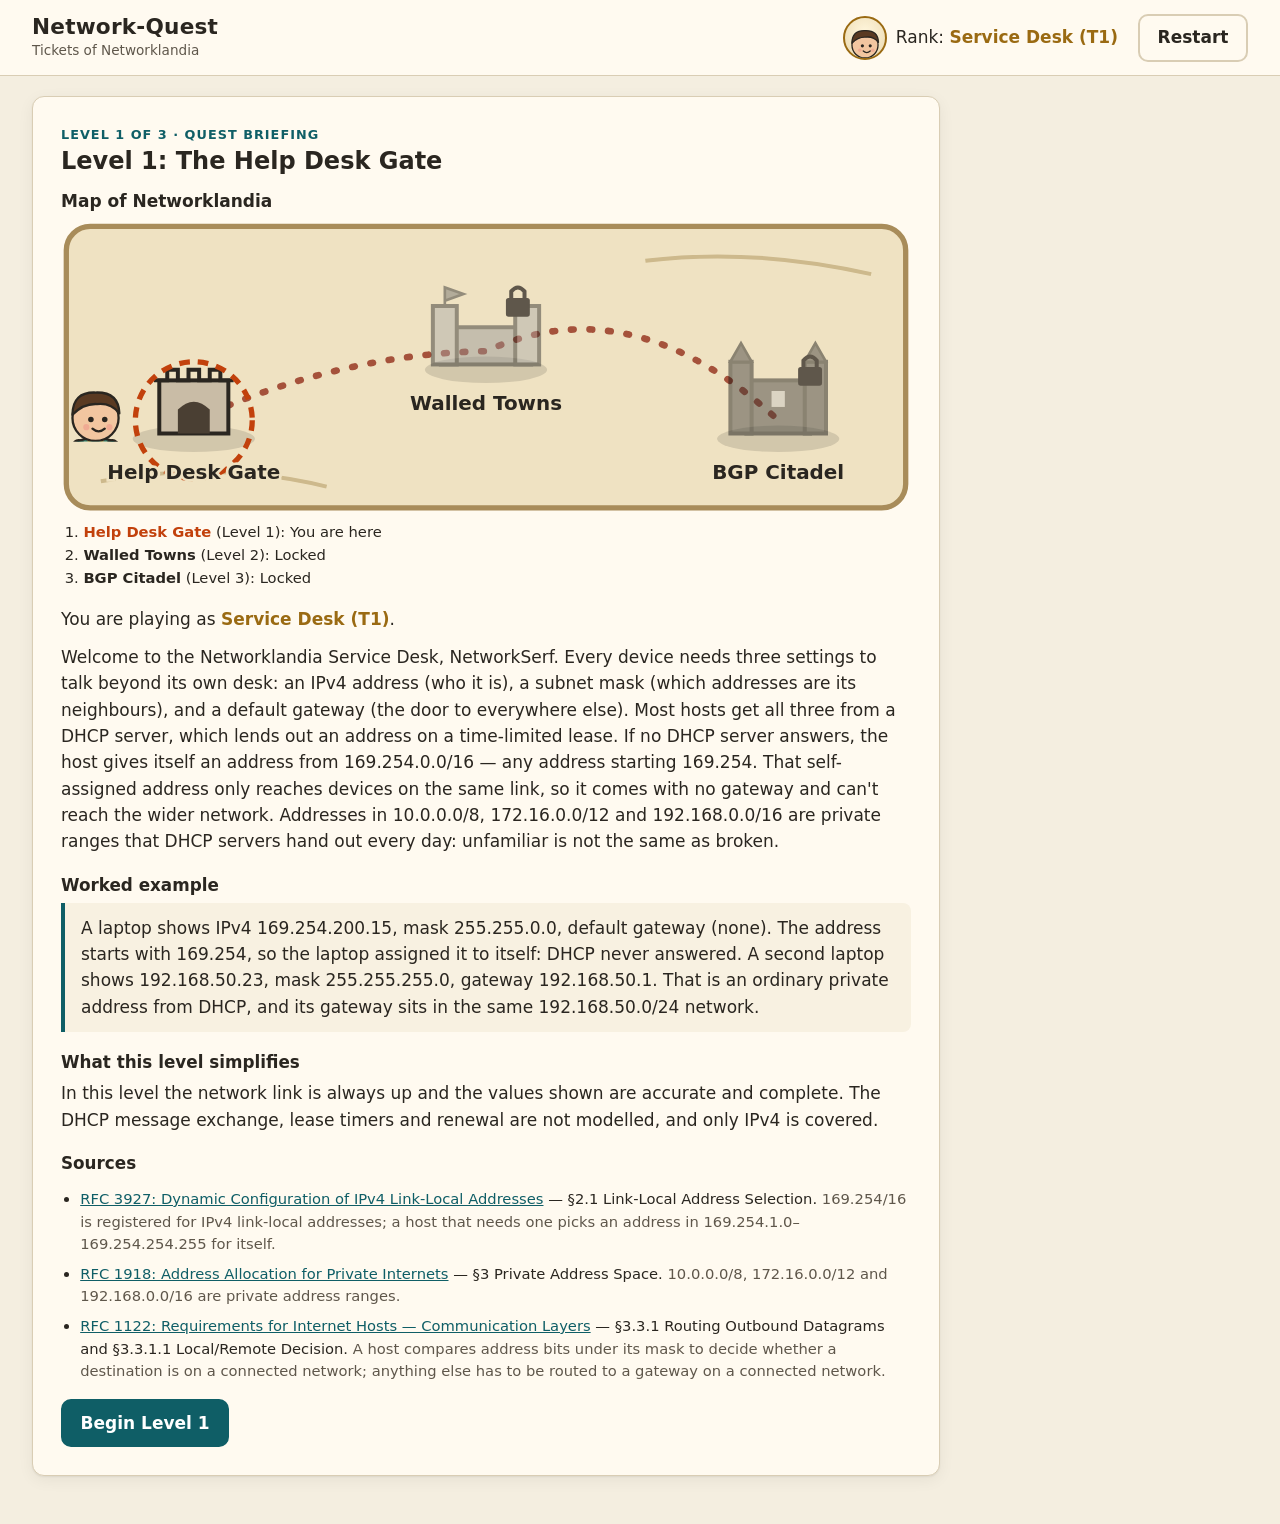
<file: index.html>
<!doctype html>
<html lang="en">
<head>
  <meta charset="utf-8">
  <meta name="viewport" content="width=device-width, initial-scale=1">
  <title>Network-Quest</title>
  <meta name="description" content="Diagnose broken-network tickets and face the BGP Boss in Networklandia.">
  <link rel="stylesheet" href="./style.css">
</head>
<body>
  <a class="skip-link" href="#view">Skip to the game</a>
  <header class="site-header">
    <div class="brand">
      <h1>Network-Quest</h1>
      <p class="tagline">Tickets of Networklandia</p>
    </div>
    <p class="rank" id="rank" aria-live="off">
      <span class="portrait" id="rank-portrait" aria-hidden="true"></span>
      <span>Rank: <strong id="rank-title">Service Desk (T1)</strong></span>
    </p>
    <button type="button" class="btn btn-quiet" id="restart-button" data-action="restart">Restart</button>
  </header>

  <main class="layout">
    <div id="view" class="view" tabindex="-1">
      <p>Loading tickets…</p>
    </div>
    <section class="explanation-wrap" aria-labelledby="explanation-heading">
      <h2 id="explanation-heading" class="log-heading">Battle log</h2>
      <div id="explanation" class="explanation" aria-live="polite" aria-atomic="true"></div>
    </section>
  </main>

  <dialog id="restart-dialog" aria-labelledby="restart-title" aria-describedby="restart-desc">
    <h2 id="restart-title">Restart the session?</h2>
    <p id="restart-desc">This clears every resolved ticket, attempt and hint record and returns to the first briefing.</p>
    <div class="dialog-actions">
      <button type="button" class="btn" id="restart-cancel" data-action="restart-cancel">Cancel</button>
      <button type="button" class="btn btn-danger" id="restart-confirm" data-action="restart-confirm">Restart</button>
    </div>
  </dialog>

  <script type="module" src="./main.js"></script>
</body>
</html>
</file>
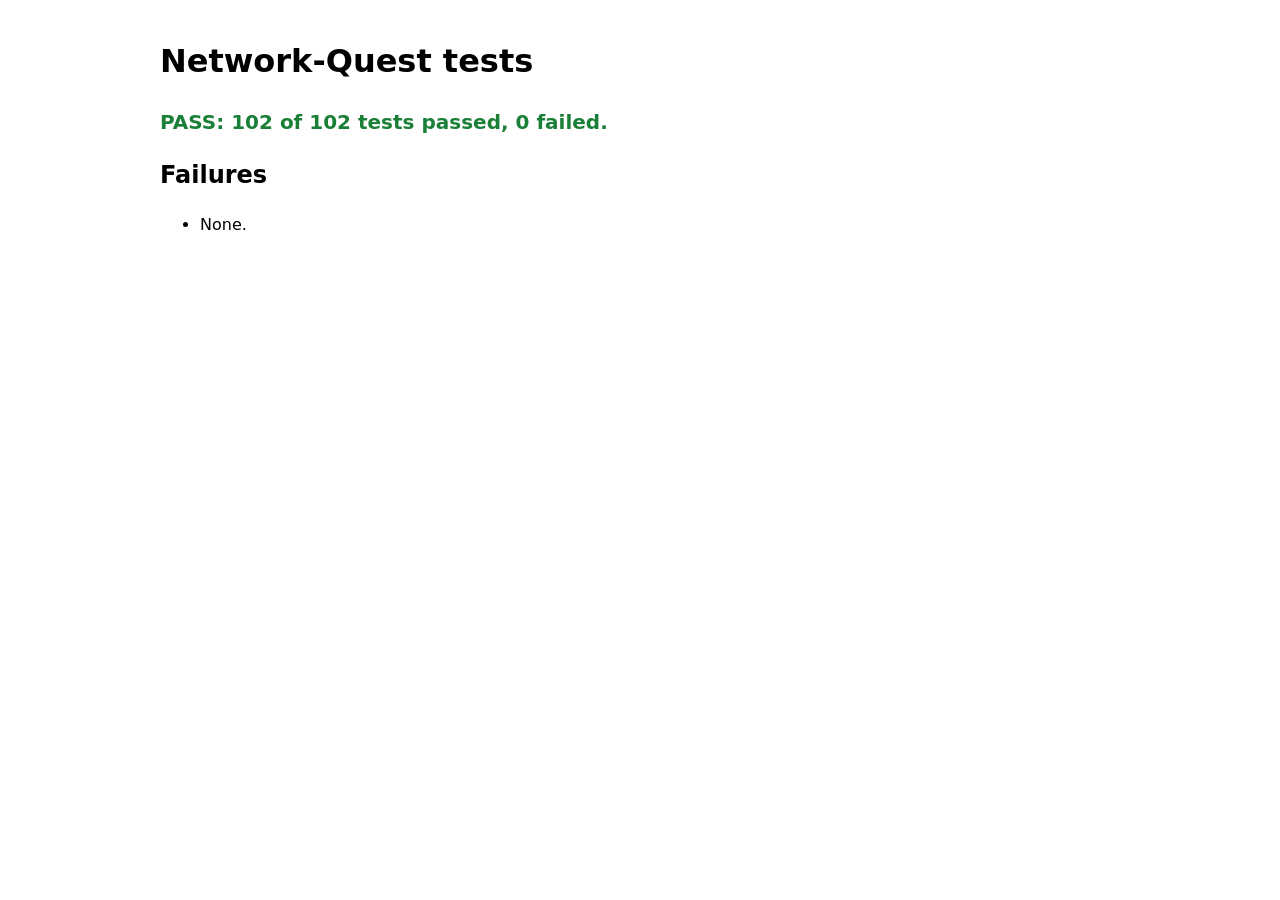
<file: tests/index.html>
<!doctype html>
<html lang="en">
<head>
  <meta charset="utf-8">
  <meta name="viewport" content="width=device-width, initial-scale=1">
  <title>Network-Quest Tests</title>
  <style>
    :root { color-scheme: light dark; --ok: #1a7f37; --bad: #b42318; }
    body { font: 16px/1.5 system-ui, sans-serif; margin: 0 auto; max-width: 60rem; padding: 1rem; }
    #summary { font-size: 1.25rem; font-weight: 700; }
    #summary[data-state="pass"] { color: var(--ok); }
    #summary[data-state="fail"] { color: var(--bad); }
    li { margin: 0.25rem 0; }
    code { overflow-wrap: anywhere; }
  </style>
</head>
<body>
  <h1>Network-Quest tests</h1>
  <p id="summary" role="status" data-state="running">Running…</p>
  <h2>Failures</h2>
  <ul id="failures"></ul>
  <script type="module">
    import { run } from './runner.js';

    const modules = [
      './ipv4.test.js',
      './content.test.js',
      './rule-host.test.js',
      './state.test.js',
      './rule-bgp.test.js',
      './art.test.js',
    ];

    const summary = document.getElementById('summary');
    const list = document.getElementById('failures');

    try {
      for (const m of modules) await import(m);
      const { total, failed } = await run();
      const passed = total - failed.filter((f) => f.id !== 'NO-TESTS').length;
      const ok = failed.length === 0;
      summary.dataset.state = ok ? 'pass' : 'fail';
      summary.textContent = `${ok ? 'PASS' : 'FAIL'}: ${passed} of ${total} tests passed, ${failed.length} failed.`;
      for (const f of failed) {
        const li = document.createElement('li');
        li.innerHTML = '<strong></strong>: <code></code>';
        li.querySelector('strong').textContent = f.id;
        li.querySelector('code').textContent = f.message;
        list.append(li);
      }
      if (ok) list.innerHTML = '<li>None.</li>';
    } catch (error) {
      summary.dataset.state = 'fail';
      summary.textContent = `FAIL: the test page could not run (${error.message}).`;
    }
  </script>
</body>
</html>
</file>
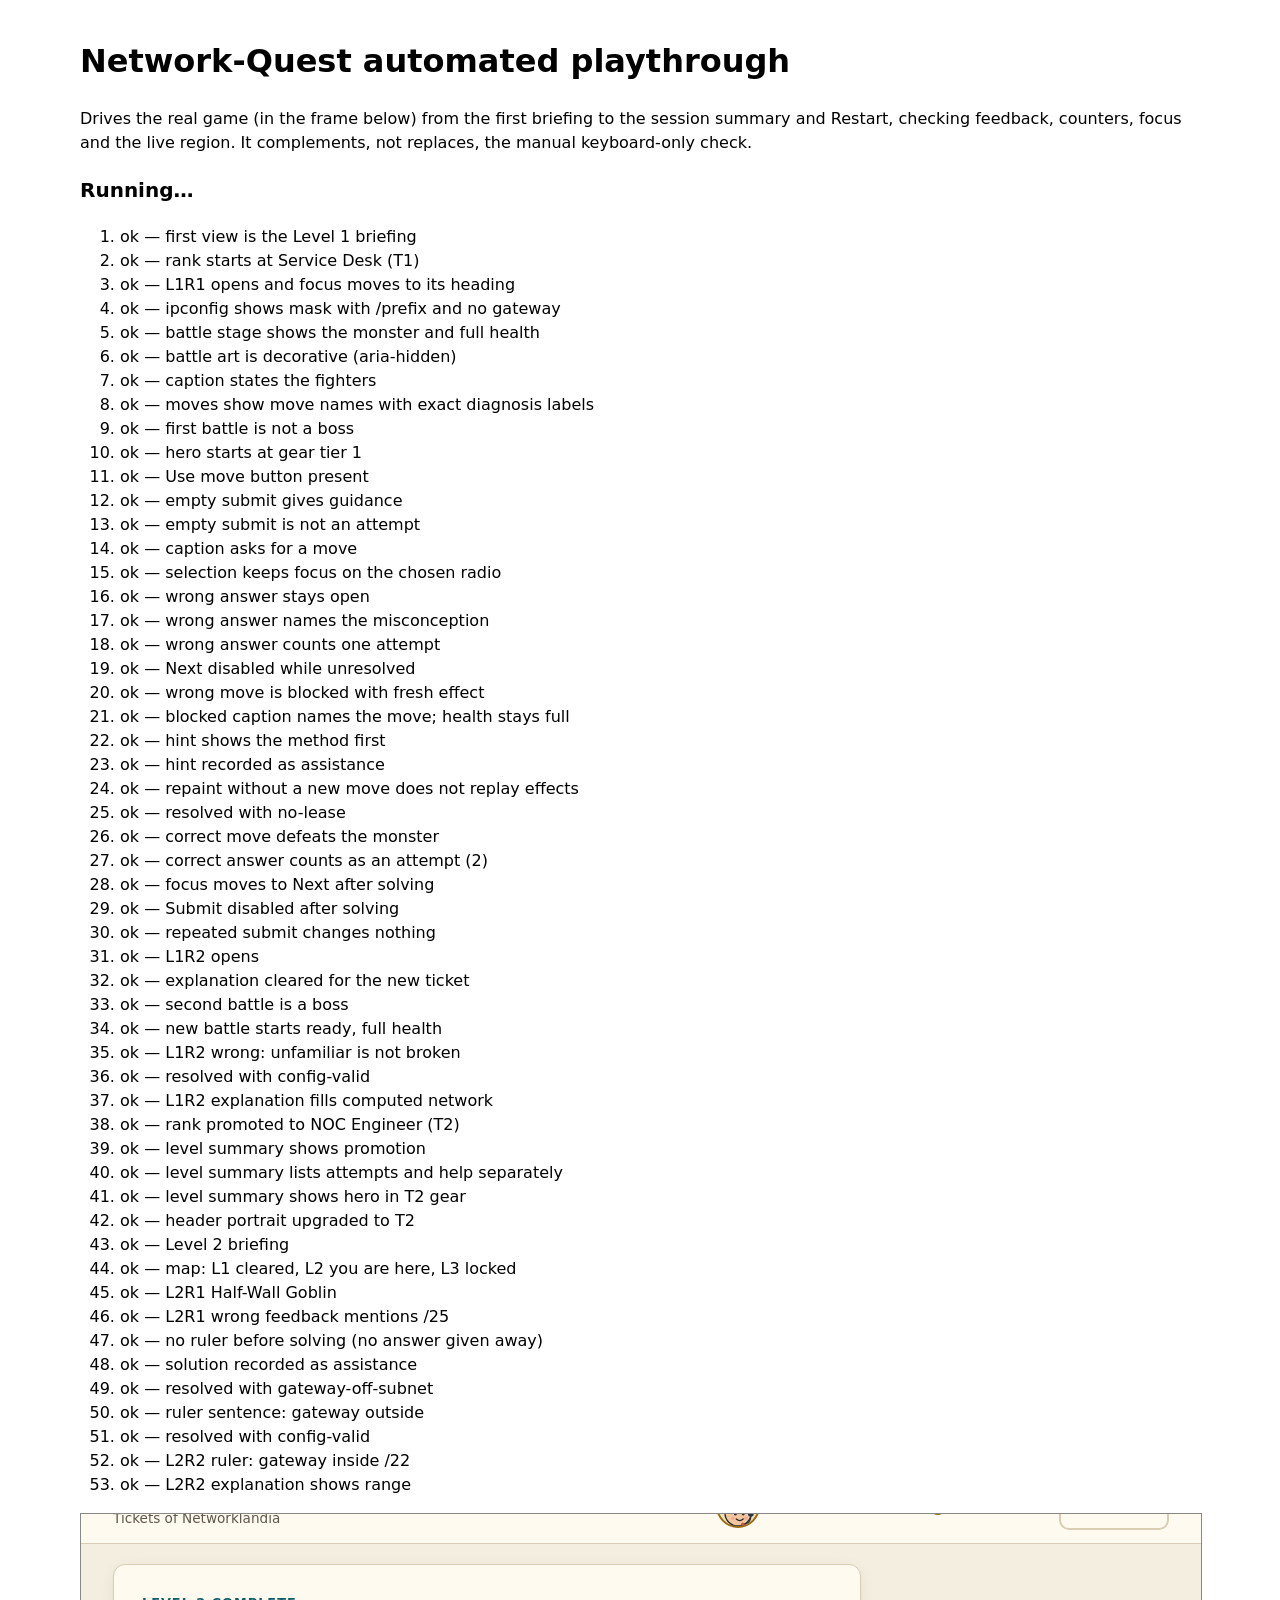
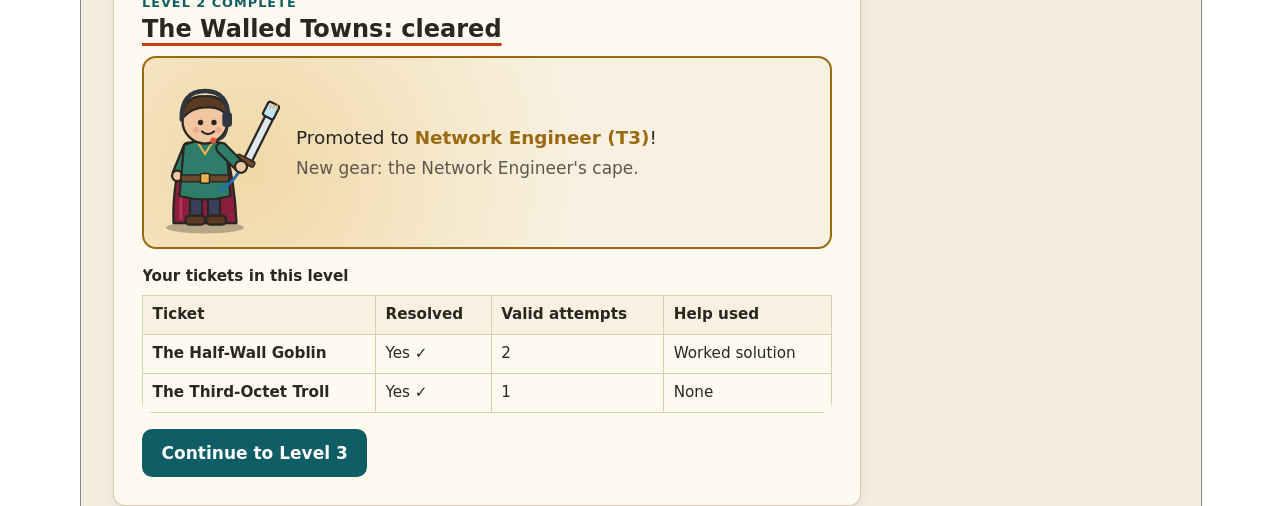
<file: tests/playthrough.html>
<!doctype html>
<html lang="en">
<head>
  <meta charset="utf-8">
  <meta name="viewport" content="width=device-width, initial-scale=1">
  <title>Network-Quest Playthrough</title>
  <style>
    :root { color-scheme: light dark; }
    body { font: 16px/1.5 system-ui, sans-serif; margin: 0 auto; max-width: 70rem; padding: 1rem; }
    #summary { font-size: 1.25rem; font-weight: 700; }
    #summary[data-state="pass"] { color: #1a7f37; }
    #summary[data-state="fail"] { color: #b42318; }
    iframe { width: 100%; height: 40rem; border: 1px solid #888; }
    .fail { color: #b42318; font-weight: 700; }
  </style>
</head>
<body>
  <h1>Network-Quest automated playthrough</h1>
  <p>Drives the real game (in the frame below) from the first briefing to the session summary and Restart,
     checking feedback, counters, focus and the live region. It complements, not replaces, the manual
     keyboard-only check.</p>
  <p id="summary" role="status" data-state="running">Running…</p>
  <ol id="steps"></ol>
  <iframe id="game" title="Game under test" src="../index.html"></iframe>
  <script type="module">
    const frame = document.getElementById('game');
    const steps = document.getElementById('steps');
    const summary = document.getElementById('summary');
    let failures = 0;

    const doc = () => frame.contentDocument;
    const $ = (sel) => doc().querySelector(sel);
    const text = (sel) => ($(sel) ? $(sel).textContent.replace(/\s+/g, ' ').trim() : '');
    const tick = () => new Promise((r) => setTimeout(r, 20));

    async function waitFor(fn, label, timeout = 3000) {
      const start = performance.now();
      while (performance.now() - start < timeout) {
        try { if (fn()) return; } catch { /* keep waiting */ }
        await tick();
      }
      throw new Error(`timed out waiting for ${label}`);
    }

    function check(label, condition, detail = '') {
      const li = document.createElement('li');
      li.textContent = `${condition ? 'ok' : 'FAIL'} — ${label}${!condition && detail ? ` (${detail})` : ''}`;
      if (!condition) { li.className = 'fail'; failures += 1; }
      steps.append(li);
    }

    async function click(sel) {
      const el = $(sel);
      if (!el) throw new Error(`missing ${sel}`);
      el.click();
      await tick();
    }

    async function choose(id) { await click(`#choice-${id}`); }
    async function submit() { $('#answer-form').requestSubmit(); await tick(); }
    const explanation = () => text('#explanation');
    const statusBar = () => text('.status-bar');
    const heading = () => text('#view-heading');
    const focused = () => doc().activeElement && doc().activeElement.id;

    async function solve(answer) {
      await choose(answer);
      await submit();
      check(`resolved with ${answer}`, explanation().includes('Resolved ✓'), explanation());
    }

    try {
      await new Promise((r) => (frame.contentDocument && frame.contentDocument.readyState === 'complete' ? r() : frame.addEventListener('load', r, { once: true })));
      await waitFor(() => $('#start-button'), 'first briefing');

      // US1 — briefing first, then L1R1.
      check('first view is the Level 1 briefing', heading() === 'Level 1: The Help Desk Gate', heading());
      check('rank starts at Service Desk (T1)', text('#rank-title') === 'Service Desk (T1)');
      await click('#start-button');
      check('L1R1 opens and focus moves to its heading', heading().includes('The Lonely Link Imp') && focused() === 'view-heading', `${heading()} / ${focused()}`);
      check('ipconfig shows mask with /prefix and no gateway', text('.ipconfig').includes('255.255.0.0 (/16)') && text('.ipconfig').includes('(none)'));

      // Feature 002: battle scene and move menu.
      const stage = () => $('.stage');
      const caption = () => text('#battle-caption');
      check('battle stage shows the monster and full health', !!stage() && text('.plate-monster').includes('The Lonely Link Imp') && text('.hp-label') === 'HP 100', text('.plate-monster'));
      check('battle art is decorative (aria-hidden)', Array.from(doc().querySelectorAll('.stage svg')).every((el) => el.closest('[aria-hidden="true"]')));
      check('caption states the fighters', caption().includes('NetworkSerf faces The Lonely Link Imp'), caption());
      check('moves show move names with exact diagnosis labels', text('.moves').includes('Lease Lance') && text('.moves').includes('No DHCP lease: the host self-assigned a 169.254.x.x address') && text('.moves').includes('All-Clear Ward'), text('.moves'));
      check('first battle is not a boss', !$('.boss-tag'));
      check('hero starts at gear tier 1', $('#rank-portrait svg').dataset.tier === '1' && $('.hero-slot svg').dataset.tier === '1');
      check('Use move button present', text('#submit-button') === 'Use move', text('#submit-button'));

      await submit();
      check('empty submit gives guidance', explanation().includes('Choose one option, then Submit.'), explanation());
      check('empty submit is not an attempt', statusBar().includes('Attempts: 0'), statusBar());
      check('caption asks for a move', caption().includes('Choose a move first'), caption());

      await choose('config-valid');
      check('selection keeps focus on the chosen radio', focused() === 'choice-config-valid', focused());
      await submit();
      check('wrong answer stays open', explanation().includes('Still open ✗'), explanation());
      check('wrong answer names the misconception', explanation().includes("Having an address isn't the same as having a lease"));
      check('wrong answer counts one attempt', statusBar().includes('Attempts: 1'), statusBar());
      check('Next disabled while unresolved', $('#next-button').disabled === true);
      check('wrong move is blocked with fresh effect', stage().dataset.outcome === 'blocked' && stage().classList.contains('fresh') && text('.fx').includes('Blocked!'));
      check('blocked caption names the move; health stays full', caption().includes('Your All-Clear Ward was blocked!') && text('.hp-label') === 'HP 100', caption());

      await click('#hint-button');
      check('hint shows the method first', text('.help-panel').includes('first two octets') && !text('.help-panel').includes('Worked step'));
      check('hint recorded as assistance', statusBar().includes('Help used: Method hint'), statusBar());
      check('repaint without a new move does not replay effects', stage().dataset.outcome === 'blocked' && !stage().classList.contains('fresh'));

      await solve('no-lease');
      check('correct move defeats the monster', stage().dataset.outcome === 'defeated' && stage().classList.contains('fresh') && text('.hp-label') === 'HP 0' && caption().includes('is defeated'), caption());
      check('correct answer counts as an attempt (2)', statusBar().includes('Attempts: 2'), statusBar());
      check('focus moves to Next after solving', focused() === 'next-button', focused());
      check('Submit disabled after solving', $('#submit-button').disabled === true);
      $('#answer-form').requestSubmit(); await tick();
      check('repeated submit changes nothing', statusBar().includes('Attempts: 2'), statusBar());

      await click('#next-button');
      check('L1R2 opens', heading().includes('The Suspicious Sprite'), heading());
      check('explanation cleared for the new ticket', explanation() === '', explanation());
      check('second battle is a boss', text('.boss-tag') === 'Boss' && stage().classList.contains('is-boss') && caption().includes('(boss)'));
      check('new battle starts ready, full health', stage().dataset.outcome === 'ready' && text('.hp-label') === 'HP 100');
      await choose('no-lease');
      await submit();
      check('L1R2 wrong: unfamiliar is not broken', explanation().includes('Only 169.254.x.x means self-assigned'), explanation());
      await solve('config-valid');
      check('L1R2 explanation fills computed network', explanation().includes('10.20.30.0/24'), explanation());
      check('rank promoted to NOC Engineer (T2)', text('#rank-title') === 'NOC Engineer (T2)', text('#rank-title'));

      await click('#next-button');
      check('level summary shows promotion', text('.promotion').includes('NOC Engineer (T2)'), text('.promotion'));
      check('level summary lists attempts and help separately', text('.summary-table').includes('Method hint') && text('.summary-table').includes('2'));
      check('level summary shows hero in T2 gear', $('.victory-hero svg').dataset.tier === '2' && !!$('.victory-hero .gear-headset') && !$('.victory-hero .gear-cape'));
      check('header portrait upgraded to T2', $('#rank-portrait svg').dataset.tier === '2');
      await click('#continue-button');
      check('Level 2 briefing', heading() === 'Level 2: The Walled Towns', heading());
      const mapItems = () => Array.from(doc().querySelectorAll('.map-item')).map((li) => li.textContent.trim());
      check('map: L1 cleared, L2 you are here, L3 locked', JSON.stringify(mapItems()) === JSON.stringify([
        'Help Desk Gate (Level 1): Cleared',
        'Walled Towns (Level 2): You are here',
        'BGP Citadel (Level 3): Locked',
      ]), JSON.stringify(mapItems()));

      // Level 2 — subnet lesson and ruler.
      await click('#start-button');
      check('L2R1 Half-Wall Goblin', heading().includes('The Half-Wall Goblin'), heading());
      await choose('config-valid');
      await submit();
      check('L2R1 wrong feedback mentions /25', explanation().includes('this mask is /25'), explanation());
      check('no ruler before solving (no answer given away)', !$('.ruler'));
      await click('#solution-button');
      check('solution recorded as assistance', statusBar().includes('Help used: Worked solution'), statusBar());
      await solve('gateway-off-subnet');
      check('ruler sentence: gateway outside', text('.ruler-text').startsWith('Host 192.168.1.130 is inside 192.168.1.128–192.168.1.255. Gateway 192.168.1.1 is outside 192.168.1.128–192.168.1.255'), text('.ruler-text'));
      await click('#next-button');
      await solve('config-valid');
      check('L2R2 ruler: gateway inside /22', text('.ruler-text').includes('Gateway 172.16.5.1 is inside 172.16.4.0–172.16.7.255'), text('.ruler-text'));
      check('L2R2 explanation shows range', explanation().includes('172.16.4.0–172.16.7.255'), explanation());
      await click('#next-button');
      await click('#continue-button');
      check('Level 3 briefing: BGP Boss', heading() === 'Level 3: The BGP Boss', heading());

      // Level 3 — BGP best path.
      await click('#start-button');
      check('L3R1 path table shown', text('.path-table').includes('64502 64520 64510 (3)'), text('.path-table'));
      check('L3 choices are paths', !!$('#choice-A') && !!$('#choice-B') && !$('#choice-no-lease'));
      check('L3 path moves are named', text('.moves').includes('Follow Path A') && text('.moves').includes('Path B via ISP-B (198.51.100.5)'), text('.moves'));
      check('L3 scene is the BGP Citadel', stage().classList.contains('scene-bgp-citadel'));
      check('hero wears T3 cape in L3', $('.hero-slot svg').dataset.tier === '3' && !!$('.hero-slot .gear-cape'));
      await choose('A');
      await submit();
      check('L3R1 wrong A: local pref before AS path', explanation().includes('AS-path length is only checked after local preference'), explanation());
      check('no trace before solving', !$('.trace'));
      await solve('B');
      check('L3R1 trace: local preference decides', text('.trace-list').includes('Local preference: A 100, B 200: A drops out, so Path B wins.'), text('.trace-list'));
      await click('#next-button');
      check('L3R2 Low-MED Mimic', heading().includes('The Low-MED Mimic'), heading());
      await choose('C');
      await submit();
      check('L3R2 wrong C: dropped on AS-path length', explanation().includes('C has the lowest MED, but it drops out earlier'), explanation());
      await choose('A');
      await submit();
      check('L3R2 wrong A: origin before MED', explanation().includes('origin is compared first'), explanation());
      check('L3R2 attempts 2', statusBar().includes('Attempts: 2'), statusBar());
      await solve('B');
      const trace = text('.trace-list');
      check('L3R2 trace: weight tie', trace.includes('Weight: A 0, B 0, C 0: a tie'), trace);
      check('L3R2 trace: C out on AS path', trace.includes('AS-path length: A 2, B 2, C 3: C drops out.'), trace);
      check('L3R2 trace: A out on origin, B wins', trace.includes('Origin: A incomplete, B IGP: A drops out, so Path B wins.'), trace);
      await click('#next-button');
      check('final level summary', text('.promotion').includes('Senior Network Engineer (T4)'), text('.promotion'));
      await click('#continue-button');
      check('session summary', heading() === 'Session summary', heading());
      const rows = Array.from(doc().querySelectorAll('.summary-table tbody tr'))
        .map((tr) => Array.from(tr.children).map((c) => c.textContent.trim()).join(' | '));
      check('session summary per level figures', JSON.stringify(rows) === JSON.stringify([
        'L1: The Help Desk Gate | 2 of 2 | 4 | 1 of 2',
        'L2: The Walled Towns | 2 of 2 | 3 | 1 of 2',
        'L3: The BGP Boss | 2 of 2 | 5 | 0 of 2',
      ]), JSON.stringify(rows));
      check('no XP shown', !doc().body.textContent.includes('XP'));
      check('session summary: crowned hero', $('.victory-hero svg').dataset.tier === '4' && !!$('.victory-hero .gear-crown'));
      check('session summary: every location cleared', Array.from(doc().querySelectorAll('.map-item')).every((li) => li.textContent.includes('Cleared')) && doc().querySelectorAll('.map-item').length === 3);

      // Restart: cancel then confirm.
      await click('#play-again-button');
      check('restart asks for confirmation', $('#restart-dialog').open === true);
      await click('#restart-cancel');
      check('cancel keeps the session', $('#restart-dialog').open === false && heading() === 'Session summary');
      check('cancel returns focus to Restart', focused() === 'restart-button', focused());
      await click('#restart-button');
      await click('#restart-confirm');
      check('confirm returns to the first briefing', heading() === 'Level 1: The Help Desk Gate', heading());
      check('rank reset', text('#rank-title') === 'Service Desk (T1)', text('#rank-title'));
      check('focus on the new heading after restart', focused() === 'view-heading', focused());
      await click('#start-button');
      check('counters cleared after restart', statusBar().includes('Attempts: 0') && statusBar().includes('Help used: None'), statusBar());
    } catch (error) {
      check(`playthrough aborted: ${error.message}`, false);
    }

    const total = steps.children.length;
    summary.dataset.state = failures === 0 ? 'pass' : 'fail';
    summary.textContent = `${failures === 0 ? 'PASS' : 'FAIL'}: ${total - failures} of ${total} checks passed, ${failures} failed.`;
  </script>
</body>
</html>
</file>
<file: style.css>
/* Network-Quest — Tickets of Networklandia */

:root {
  --bg: #f4eee0;
  --surface: #fffaf0;
  --surface-2: #f8f1e1;
  --text: #2a2620;
  --muted: #5f574b;
  --border: #d9cdb4;
  --accent: #0f5e66;
  --accent-ink: #ffffff;
  --gold: #9a6a12;
  --ok: #1d6b34;
  --ok-bg: #e2f2e5;
  --bad: #a3271a;
  --bad-bg: #fbe5e1;
  --info: #3d4f73;
  --info-bg: #e5eaf5;
  --warn: #8a5300;
  --warn-bg: #fdf0d9;
  --focus: #c2410c;
  --terminal-bg: #1f2428;
  --terminal-text: #e8f1e4;
  --radius: 12px;
  --shadow: 0 1px 2px rgb(0 0 0 / 0.06), 0 4px 16px rgb(0 0 0 / 0.06);
  --font: system-ui, -apple-system, "Segoe UI", Roboto, "Helvetica Neue", Arial, sans-serif;
  --mono: ui-monospace, "Cascadia Mono", "SFMono-Regular", Consolas, "Liberation Mono", monospace;
  color-scheme: light;
}

@media (prefers-color-scheme: dark) {
  :root:not([data-theme="light"]) {
    --bg: #15181d;
    --surface: #1e232a;
    --surface-2: #252b33;
    --text: #ece6d6;
    --muted: #b3aa98;
    --border: #3a414b;
    --accent: #5ec4cc;
    --accent-ink: #0d1f22;
    --gold: #e6b450;
    --ok: #7fd49a;
    --ok-bg: #173323;
    --bad: #ff9a8a;
    --bad-bg: #3a1d19;
    --info: #a9bdf0;
    --info-bg: #1f2840;
    --warn: #f3c16b;
    --warn-bg: #3a2c12;
    --focus: #ffb366;
    --terminal-bg: #0f1215;
    color-scheme: dark;
  }
}

:root[data-theme="dark"] {
  --bg: #15181d;
  --surface: #1e232a;
  --surface-2: #252b33;
  --text: #ece6d6;
  --muted: #b3aa98;
  --border: #3a414b;
  --accent: #5ec4cc;
  --accent-ink: #0d1f22;
  --gold: #e6b450;
  --ok: #7fd49a;
  --ok-bg: #173323;
  --bad: #ff9a8a;
  --bad-bg: #3a1d19;
  --info: #a9bdf0;
  --info-bg: #1f2840;
  --warn: #f3c16b;
  --warn-bg: #3a2c12;
  --focus: #ffb366;
  --terminal-bg: #0f1215;
  color-scheme: dark;
}

*, *::before, *::after { box-sizing: border-box; }

html { -webkit-text-size-adjust: 100%; }

body {
  margin: 0;
  background: var(--bg);
  color: var(--text);
  font: 17px/1.55 var(--font);
}

h1, h2, h3 { line-height: 1.2; }
h2 { font-size: 1.5rem; margin: 0.15rem 0 0.75rem; }
h3 { font-size: 1.05rem; margin: 1.25rem 0 0.5rem; }
p { margin: 0 0 0.75rem; }
a { color: var(--accent); }
code { font-family: var(--mono); font-size: 0.92em; }

:focus-visible {
  outline: 3px solid var(--focus);
  outline-offset: 2px;
  border-radius: 4px;
}

/* Headings receive focus programmatically after a view change; they are not controls,
   so they get a quiet marker instead of the control focus ring. */
[tabindex="-1"]:focus, [tabindex="-1"]:focus-visible { outline: none; }
h2[tabindex="-1"]:focus-visible { text-decoration: underline; text-decoration-color: var(--focus); text-decoration-thickness: 3px; text-underline-offset: 6px; }

.visually-hidden {
  position: absolute !important;
  width: 1px; height: 1px;
  padding: 0; margin: -1px;
  overflow: hidden; clip: rect(0 0 0 0);
  white-space: nowrap; border: 0;
}

.skip-link {
  position: absolute;
  left: 1rem; top: -3rem;
  background: var(--accent); color: var(--accent-ink);
  padding: 0.5rem 0.75rem; border-radius: 8px; z-index: 10;
}
.skip-link:focus { top: 0.5rem; }

.muted { color: var(--muted); }

/* ---------------------------------------------------------------- header */

.site-header {
  display: flex;
  flex-wrap: wrap;
  align-items: center;
  gap: 0.5rem 1.25rem;
  padding: 0.85rem clamp(1rem, 3vw, 2rem);
  background: var(--surface);
  border-bottom: 1px solid var(--border);
}
.brand { margin-right: auto; }
.brand h1 { font-size: 1.35rem; margin: 0; letter-spacing: 0.01em; }
.tagline { margin: 0; font-size: 0.85rem; color: var(--muted); }
.rank { margin: 0; }
.rank strong { color: var(--gold); }

/* ---------------------------------------------------------------- layout */

.layout {
  display: grid;
  gap: 1.25rem;
  max-width: 80rem;
  margin: 0 auto;
  padding: 1.25rem clamp(1rem, 3vw, 2rem) 3rem;
}

@media (min-width: 1100px) {
  .layout { grid-template-columns: minmax(0, 1fr) 18rem; align-items: start; }
  .explanation-wrap { position: sticky; top: 1rem; }
}

.view { min-width: 0; }
.view:focus { outline: none; }

.panel {
  background: var(--surface);
  border: 1px solid var(--border);
  border-radius: var(--radius);
  box-shadow: var(--shadow);
  padding: clamp(1rem, 3vw, 1.75rem);
}
.panel-error { border-color: var(--bad); }

.eyebrow {
  margin: 0;
  font-size: 0.8rem;
  font-weight: 700;
  letter-spacing: 0.08em;
  text-transform: uppercase;
  color: var(--accent);
}

.role-line strong, .promotion strong { color: var(--gold); }
.worked-example {
  background: var(--surface-2);
  border-left: 4px solid var(--accent);
  padding: 0.75rem 1rem;
  border-radius: 0 8px 8px 0;
}
.source-list { padding-left: 1.2rem; font-size: 0.92rem; }
.source-list li { margin-bottom: 0.4rem; }
.error-list { padding-left: 1.2rem; }

/* ---------------------------------------------------------------- buttons */

.actions {
  display: flex;
  flex-wrap: wrap;
  gap: 0.6rem;
  margin-top: 1rem;
}

.btn {
  font: inherit;
  font-weight: 600;
  min-height: 44px;
  padding: 0.55rem 1.1rem;
  border-radius: 10px;
  border: 2px solid var(--accent);
  background: var(--surface);
  color: var(--accent);
  cursor: pointer;
}
.btn:hover:not(:disabled) { background: var(--surface-2); }
.btn-primary { background: var(--accent); color: var(--accent-ink); }
.btn-primary:hover:not(:disabled) { background: var(--accent); filter: brightness(1.08); }
.btn-quiet { border-color: var(--border); color: var(--text); min-height: 40px; }
.btn-danger { border-color: var(--bad); background: var(--bad); color: #fff; }
.btn:disabled { opacity: 0.45; cursor: not-allowed; }

/* ---------------------------------------------------------------- round */

.status-bar {
  list-style: none;
  display: flex;
  flex-wrap: wrap;
  gap: 0.4rem 0.6rem;
  padding: 0;
  margin: 0 0 1rem;
  font-size: 0.9rem;
}
.status-bar li {
  background: var(--surface-2);
  border: 1px solid var(--border);
  border-radius: 999px;
  padding: 0.15rem 0.7rem;
}

.ticket-card {
  border: 2px dashed var(--border);
  border-radius: var(--radius);
  padding: 0.9rem 1.1rem;
  background: var(--surface-2);
}
.ticket-card.is-defeated { border-style: solid; border-color: var(--ok); }
.ticket-from { margin: 0; font-size: 0.8rem; color: var(--muted); text-transform: uppercase; letter-spacing: 0.06em; }
.ticket-text { margin: 0.4rem 0 0.6rem; font-size: 1.1rem; font-style: italic; }
.ticket-text p { margin: 0; }
.ticket-status { display: inline-block; margin: 0; }

.status-resolved, .status-open, .status-info, .status-warn {
  font-weight: 700;
  border-radius: 8px;
  padding: 0.15rem 0.6rem;
}
.status-resolved { color: var(--ok); background: var(--ok-bg); }
.status-open { color: var(--bad); background: var(--bad-bg); }
.status-info { color: var(--info); background: var(--info-bg); }
.status-warn { color: var(--warn); background: var(--warn-bg); }

.evidence { margin-top: 1.25rem; }
.evidence-prefix { margin-bottom: 0.5rem; }

.table-region {
  max-width: 100%;
  overflow-x: auto;
  border-radius: 10px;
}

.ipconfig {
  display: grid;
  grid-template-columns: max-content 1fr;
  gap: 0.35rem 1.25rem;
  margin: 0;
  padding: 1rem 1.25rem;
  background: var(--terminal-bg);
  color: var(--terminal-text);
  font-family: var(--mono);
  border-radius: 10px;
  min-width: max-content;
}
.ipconfig dt { color: #9fb7a3; }
.ipconfig dt::after { content: " :"; }
.ipconfig dd { margin: 0; font-weight: 700; }

.path-table, .summary-table {
  border-collapse: collapse;
  width: 100%;
  font-size: 0.95rem;
}
.path-table { font-family: var(--mono); font-size: 0.85rem; min-width: 36rem; }
.path-table th, .path-table td { padding: 0.4rem 0.45rem; }
.path-table .nowrap { white-space: nowrap; }
.scroll-hint { display: none; margin: 0 0 0.4rem; font-size: 0.85rem; color: var(--muted); }
.path-table th, .path-table td, .summary-table th, .summary-table td {
  border: 1px solid var(--border);
  padding: 0.45rem 0.6rem;
  text-align: left;
  vertical-align: top;
}
.path-table thead th, .summary-table thead th { background: var(--surface-2); font-family: var(--font); }
.path-table tbody th { font-family: var(--font); min-width: 8rem; }
.summary-table caption { text-align: left; font-weight: 700; padding-bottom: 0.4rem; }

.answer-form { margin-top: 1.25rem; }

.choices {
  border: 0;
  padding: 0;
  margin: 0;
  display: grid;
  gap: 0.5rem;
}
.choices legend { font-weight: 700; margin-bottom: 0.5rem; padding: 0; }

.choice {
  display: flex;
  align-items: flex-start;
  gap: 0.65rem;
  border: 2px solid var(--border);
  border-radius: 10px;
  padding: 0.6rem 0.8rem;
  background: var(--surface);
}
.choice:has(input:checked) { border-color: var(--accent); background: var(--surface-2); }
.choice input { width: 1.25rem; height: 1.25rem; margin: 0.15rem 0 0; accent-color: var(--accent); flex: none; }
.choice label { cursor: pointer; flex: 1; }
.choice:has(input:disabled) label { cursor: default; }

.help-panel {
  margin-top: 1.25rem;
  padding: 0.75rem 1rem;
  border: 1px solid var(--info);
  background: var(--info-bg);
  border-radius: 10px;
}
.help-panel h3 { margin-top: 0; }
.help-panel dt { font-weight: 700; }
.help-panel dd { margin: 0 0 0.6rem; }

/* ---------------------------------------------------------------- explanation */

.explanation {
  background: var(--surface);
  border: 1px solid var(--border);
  border-radius: var(--radius);
  padding: 0;
}
.explanation:not(:empty) { padding: 1rem 1.1rem; box-shadow: var(--shadow); }
.explanation:empty { border-color: transparent; background: transparent; }
.explanation-status { display: inline-block; }
.explanation-text { margin: 0.5rem 0 0; }

/* ---------------------------------------------------------------- ruler & trace */

.ruler, .trace {
  margin: 1.25rem 0 0;
  padding: 0.9rem 1rem;
  border: 1px solid var(--border);
  border-radius: 10px;
  background: var(--surface-2);
}
.ruler-caption { font-weight: 700; margin-bottom: 0.4rem; }
.ruler-svg { width: 100%; height: auto; display: block; }
.ruler-axis { stroke: var(--muted); stroke-width: 2; }
.ruler-town { fill: var(--ok-bg); stroke: var(--ok); stroke-width: 3; }
.ruler-label {
  fill: var(--text);
  font: 600 12px var(--font);
  paint-order: stroke;
  stroke: var(--surface-2);
  stroke-width: 4px;
  stroke-linejoin: round;
}
.ruler-tick { fill: var(--muted); font: 11px var(--mono); }
.ruler-host circle { fill: var(--accent); }
.ruler-gateway rect { stroke-width: 2; }
.ruler-gateway.is-inside rect { fill: var(--ok); stroke: var(--ok); }
.ruler-gateway.is-outside rect { fill: var(--bad); stroke: var(--bad); }
.ruler-text { margin: 0.5rem 0 0; font-weight: 600; }

.trace h3 { margin-top: 0; }
.trace-list { padding-left: 1.4rem; margin: 0 0 0.5rem; }
.trace-list li { margin-bottom: 0.35rem; }
.trace-step.has-drop { font-weight: 600; }
.trace-note { margin: 0; font-size: 0.9rem; color: var(--muted); }

/* ---------------------------------------------------------------- summaries & dialog */

.promotion { font-size: 1.15rem; }

dialog {
  border: 1px solid var(--border);
  border-radius: var(--radius);
  background: var(--surface);
  color: var(--text);
  padding: 1.25rem 1.5rem;
  max-width: min(28rem, calc(100vw - 2rem));
  box-shadow: 0 10px 40px rgb(0 0 0 / 0.3);
}
dialog::backdrop { background: rgb(0 0 0 / 0.45); }
dialog h2 { margin-top: 0; }
.dialog-actions { display: flex; flex-wrap: wrap; justify-content: flex-end; gap: 0.6rem; }

/* ---------------------------------------------------------------- narrow screens */

@media (max-width: 480px) {
  body { font-size: 16px; }
  .site-header { padding: 0.75rem 1rem; }
  .layout { padding: 1rem 1rem 2.5rem; }
  .panel { padding: 1rem; }
  .actions .btn { flex: 1 1 calc(50% - 0.6rem); }
  h2 { font-size: 1.3rem; }
  .ipconfig { grid-template-columns: 1fr; gap: 0.1rem; min-width: 0; }
  .ipconfig dt::after { content: ""; }
  .ipconfig dd { margin-bottom: 0.5rem; overflow-wrap: anywhere; }
  .ruler-label { font-size: 22px; }
  .ruler-tick { font-size: 18px; }
}

@media (max-width: 760px) {
  .scroll-hint { display: block; }
}

/* ---------------------------------------------------------------- motion
   Animations run only when the user has not asked for reduced motion, and they only
   decorate content that is already rendered (feedback never waits for them). */

@media (prefers-reduced-motion: no-preference) {
  .ruler-marker { animation: drop-in 450ms ease-out both; }
  .ruler-gateway { animation-delay: 150ms; }
  .trace-step { animation: fade-in 300ms ease-out both; }
  .trace-step:nth-child(2) { animation-delay: 80ms; }
  .trace-step:nth-child(3) { animation-delay: 160ms; }
  .trace-step:nth-child(4) { animation-delay: 240ms; }
  .trace-step:nth-child(5) { animation-delay: 320ms; }
  .ticket-card.is-defeated { animation: settle 400ms ease-out; }
}

@media (prefers-reduced-motion: reduce) {
  *, *::before, *::after { animation: none !important; transition: none !important; }
}

@keyframes drop-in {
  from { transform: translateY(-40px); opacity: 0; }
  to { transform: translateY(0); opacity: 1; }
}
@keyframes fade-in {
  from { opacity: 0; transform: translateX(-6px); }
  to { opacity: 1; transform: none; }
}
@keyframes settle {
  from { transform: scale(0.98); }
  to { transform: none; }
}

/* ================================================================ adventure (feature 002) */

.log-heading { font-size: 1rem; margin: 0 0 0.5rem; color: var(--muted); text-transform: uppercase; letter-spacing: 0.08em; }
.explanation-wrap:has(.explanation:empty) .log-heading { display: none; }

/* header portrait */
.rank { display: flex; align-items: center; gap: 0.55rem; }
.portrait {
  width: 44px; height: 44px; flex: none;
  border-radius: 50%;
  border: 2px solid var(--gold);
  background: radial-gradient(circle at 50% 35%, #fff6dc, #e9d7ad);
  overflow: hidden;
}
.portrait svg { width: 100%; height: 100%; display: block; }

/* battle stage */
.battle { margin: 0 0 1.1rem; }
.stage {
  position: relative;
  aspect-ratio: 16 / 7;
  min-height: 230px;
  border-radius: 14px;
  overflow: hidden;
  border: 3px solid #2a2620;
  box-shadow: inset 0 0 0 3px rgb(255 255 255 / 0.2), var(--shadow);
  background: #2a2440;
  isolation: isolate;
}
.stage-scene, .stage-scene svg { position: absolute; inset: 0; width: 100%; height: 100%; }
.hud {
  position: absolute; inset: 0.6rem 0.6rem auto 0.6rem; z-index: 3;
  display: flex; justify-content: space-between; align-items: flex-start; gap: 0.5rem;
  pointer-events: none;
}
.plate {
  background: rgb(255 250 240 / 0.94);
  color: #2a2620;
  border: 2px solid #2a2620;
  border-radius: 10px;
  padding: 0.3rem 0.65rem;
  font-size: 0.85rem;
  line-height: 1.25;
  box-shadow: 0 3px 0 rgb(0 0 0 / 0.35);
  max-width: 48%;
}
.plate strong { display: block; }
.plate-sub { color: #5f574b; font-size: 0.78rem; }
.plate-monster { min-width: 11rem; }
.plate-title { display: flex; align-items: center; flex-wrap: wrap; gap: 0.1rem 0.35rem; }
.plate-title strong { display: inline; }
.boss-tag {
  background: #8b1e3f; color: #fff;
  font-weight: 800; font-size: 0.68rem; letter-spacing: 0.1em; text-transform: uppercase;
  padding: 0.05rem 0.4rem; border-radius: 4px;
}
.hp { display: flex; align-items: center; gap: 0.4rem; margin-top: 0.25rem; }
.hp-label { font: 700 0.72rem var(--mono); min-width: 3.8em; }
.hp-track {
  flex: 1; min-width: 70px; height: 11px;
  background: #3a2b2b; border: 2px solid #2a2620; border-radius: 6px; overflow: hidden;
}
.hp-fill { height: 100%; background: linear-gradient(#9be7a8, #1d6b34); }

.combatant { position: absolute; bottom: 3%; z-index: 2; }
.hero-slot { left: 6%; width: 22%; }
.monster-slot { right: 7%; width: 27%; }
.is-boss .monster-slot { right: 4%; width: 33%; }
.combatant svg { width: 100%; height: auto; display: block; filter: drop-shadow(0 4px 0 rgb(0 0 0 / 0.25)); }
.outcome-defeated .monster-slot svg {
  transform: rotate(10deg) translateY(12%);
  transform-origin: 50% 100%;
  filter: grayscale(0.9) brightness(0.85);
  opacity: 0.6;
}

.fx {
  position: absolute; right: 9%; top: 24%; width: 28%; z-index: 4;
  display: flex; flex-direction: column; align-items: center; gap: 0.2rem;
  pointer-events: none;
}
.fx svg { width: 50%; height: auto; }
.fx-text {
  font: 900 clamp(1rem, 3.2vw, 1.9rem)/1 var(--font);
  text-transform: uppercase; letter-spacing: 0.03em;
  -webkit-text-stroke: 2px #2a2620; paint-order: stroke fill;
  text-shadow: 0 3px 0 #2a2620;
}
.fx-hit { color: #ffd54a; }
.fx-block { color: #bfe3f7; }

.battle-caption {
  margin: 0.6rem 0 0;
  padding: 0.5rem 0.8rem;
  border-left: 5px solid var(--accent);
  background: var(--surface-2);
  border-radius: 0 8px 8px 0;
  font-weight: 600;
}
.battle-caption.outcome-defeated { border-left-color: var(--ok); }
.battle-caption.outcome-blocked { border-left-color: var(--bad); }
.battle-caption.outcome-need-move { border-left-color: var(--info); }

/* ticket as a parchment scroll */
.round .ticket-card {
  background: linear-gradient(#f6ecd3, #efe0bd);
  color: #2a2620;
  border: 2px solid #a88c5a;
  border-radius: 6px 6px 14px 14px;
}
.round .ticket-card .ticket-from { color: #6b5a3a; }
.round .ticket-card.is-defeated { border-color: var(--ok); }

/* move menu */
.battle-menu {
  background: var(--surface-2);
  border: 2px solid var(--border);
  border-radius: 14px;
  padding: 0.9rem;
}
.moves { grid-template-columns: repeat(auto-fit, minmax(15rem, 1fr)); }
.choices.moves legend { font-size: 1.05rem; }
.move {
  background: linear-gradient(var(--surface), var(--surface-2));
  box-shadow: 0 3px 0 var(--border);
  align-items: center;
}
.move:has(input:checked) { border-color: var(--gold); box-shadow: 0 3px 0 var(--gold); }
.move:hover:has(input:not(:disabled)) { border-color: var(--accent); }
.move label { display: flex; gap: 0.65rem; align-items: center; }
.move-icon {
  flex: none; width: 2.1rem; height: 2.1rem; border-radius: 9px;
  background: var(--accent); color: var(--accent-ink);
  display: grid; place-items: center;
}
.move-icon svg { width: 1.3rem; height: 1.3rem; display: block; }
.move-text { display: flex; flex-direction: column; min-width: 0; }
.move-name { font-size: 1rem; letter-spacing: 0.01em; }
.move-label { font-size: 0.88rem; color: var(--muted); }

.btn { display: inline-flex; align-items: center; justify-content: center; gap: 0.45rem; }
.btn-icon { display: inline-flex; }
.btn-icon svg { width: 1.15em; height: 1.15em; display: block; }
.btn-attack { background: var(--bad); border-color: var(--bad); color: #fff; }
.btn-attack:hover:not(:disabled) { background: var(--bad); filter: brightness(1.1); }
.btn-item { border-color: var(--gold); color: var(--gold); }

/* map of Networklandia */
.world-map { margin: 0.5rem 0 1rem; }
.map-caption { font-weight: 700; margin-bottom: 0.4rem; }
.map-svg { width: 100%; height: auto; display: block; }
.map-label { font: 700 15px var(--font); fill: #2a2620; paint-order: stroke; stroke: #efe2c2; stroke-width: 4px; }
.map-locked .map-node-art { opacity: 0.45; filter: grayscale(1); }
.map-list { margin: 0.5rem 0 0; padding-left: 1.4rem; font-size: 0.92rem; }
.map-item-current strong { color: var(--focus); }
.map-item-cleared strong { color: var(--ok); }

/* victory scenes */
.victory {
  display: flex; align-items: center; gap: 1rem;
  background: radial-gradient(circle at 15% 60%, rgb(230 180 80 / 0.4), transparent 55%), var(--surface-2);
  border: 2px solid var(--gold);
  border-radius: 14px;
  padding: 0.75rem 1rem;
  margin-bottom: 1rem;
}
.victory-hero { width: 120px; flex: none; }
.victory-hero svg { width: 100%; height: auto; display: block; }
.victory-text p { margin: 0.2rem 0; }

@media (max-width: 480px) {
  .stage { aspect-ratio: 4 / 3; min-height: 0; }
  .plate { font-size: 0.72rem; padding: 0.25rem 0.45rem; }
  .plate-sub { font-size: 0.66rem; }
  .plate-monster { min-width: 0; }
  .hp-track { min-width: 40px; }
  .hero-slot { width: 30%; left: 4%; }
  .monster-slot { width: 36%; right: 4%; }
  .is-boss .monster-slot { width: 42%; right: 2%; }
  .fx { width: 40%; right: 4%; top: 30%; }
  .moves { grid-template-columns: 1fr; }
  .victory { flex-direction: column; text-align: center; }
}

@media (prefers-reduced-motion: no-preference) {
  .stage .monster-slot svg { animation: nq-bob 2.6s ease-in-out infinite; }
  .stage .hero-slot svg { animation: nq-breathe 3.2s ease-in-out infinite; }
  .stage.outcome-defeated .monster-slot svg { animation: none; }
  .stage.fresh.outcome-blocked .hero-slot svg,
  .stage.fresh.outcome-defeated .hero-slot svg { animation: nq-lunge 520ms ease-out; }
  .stage.fresh.outcome-defeated .monster-slot svg { animation: nq-defeat 700ms ease-in 220ms both; }
  .stage.fresh.outcome-blocked .monster-slot svg { animation: nq-shake 450ms ease-in-out 220ms; }
  .stage.fresh .fx { animation: nq-pop 480ms ease-out 200ms both; }
  .stage.fresh.outcome-defeated .hp-fill { animation: nq-drain 600ms ease-in 260ms both; }
  .map-pulse { animation: nq-spin 8s linear infinite; transform-box: fill-box; transform-origin: center; }
  .victory-hero svg { animation: nq-cheer 900ms ease-out 1; }
}

@keyframes nq-bob { 50% { transform: translateY(-6px); } }
@keyframes nq-breathe { 50% { transform: translateY(-2px); } }
@keyframes nq-lunge { 40% { transform: translateX(55%); } 100% { transform: none; } }
@keyframes nq-shake { 20%, 60% { transform: translateX(-7px); } 40%, 80% { transform: translateX(7px); } }
@keyframes nq-defeat {
  0% { transform: none; filter: none; opacity: 1; }
  25% { transform: translateX(8px); filter: brightness(2.2); opacity: 1; }
  100% { transform: rotate(10deg) translateY(12%); filter: grayscale(0.9) brightness(0.85); opacity: 0.6; }
}
@keyframes nq-pop { 0% { transform: scale(0.3); opacity: 0; } 70% { transform: scale(1.15); opacity: 1; } 100% { transform: scale(1); opacity: 1; } }
@keyframes nq-drain { from { width: 100%; } to { width: 0; } }
@keyframes nq-spin { to { transform: rotate(360deg); } }
@keyframes nq-cheer { 30% { transform: translateY(-12px); } 60% { transform: none; } }
</file>
